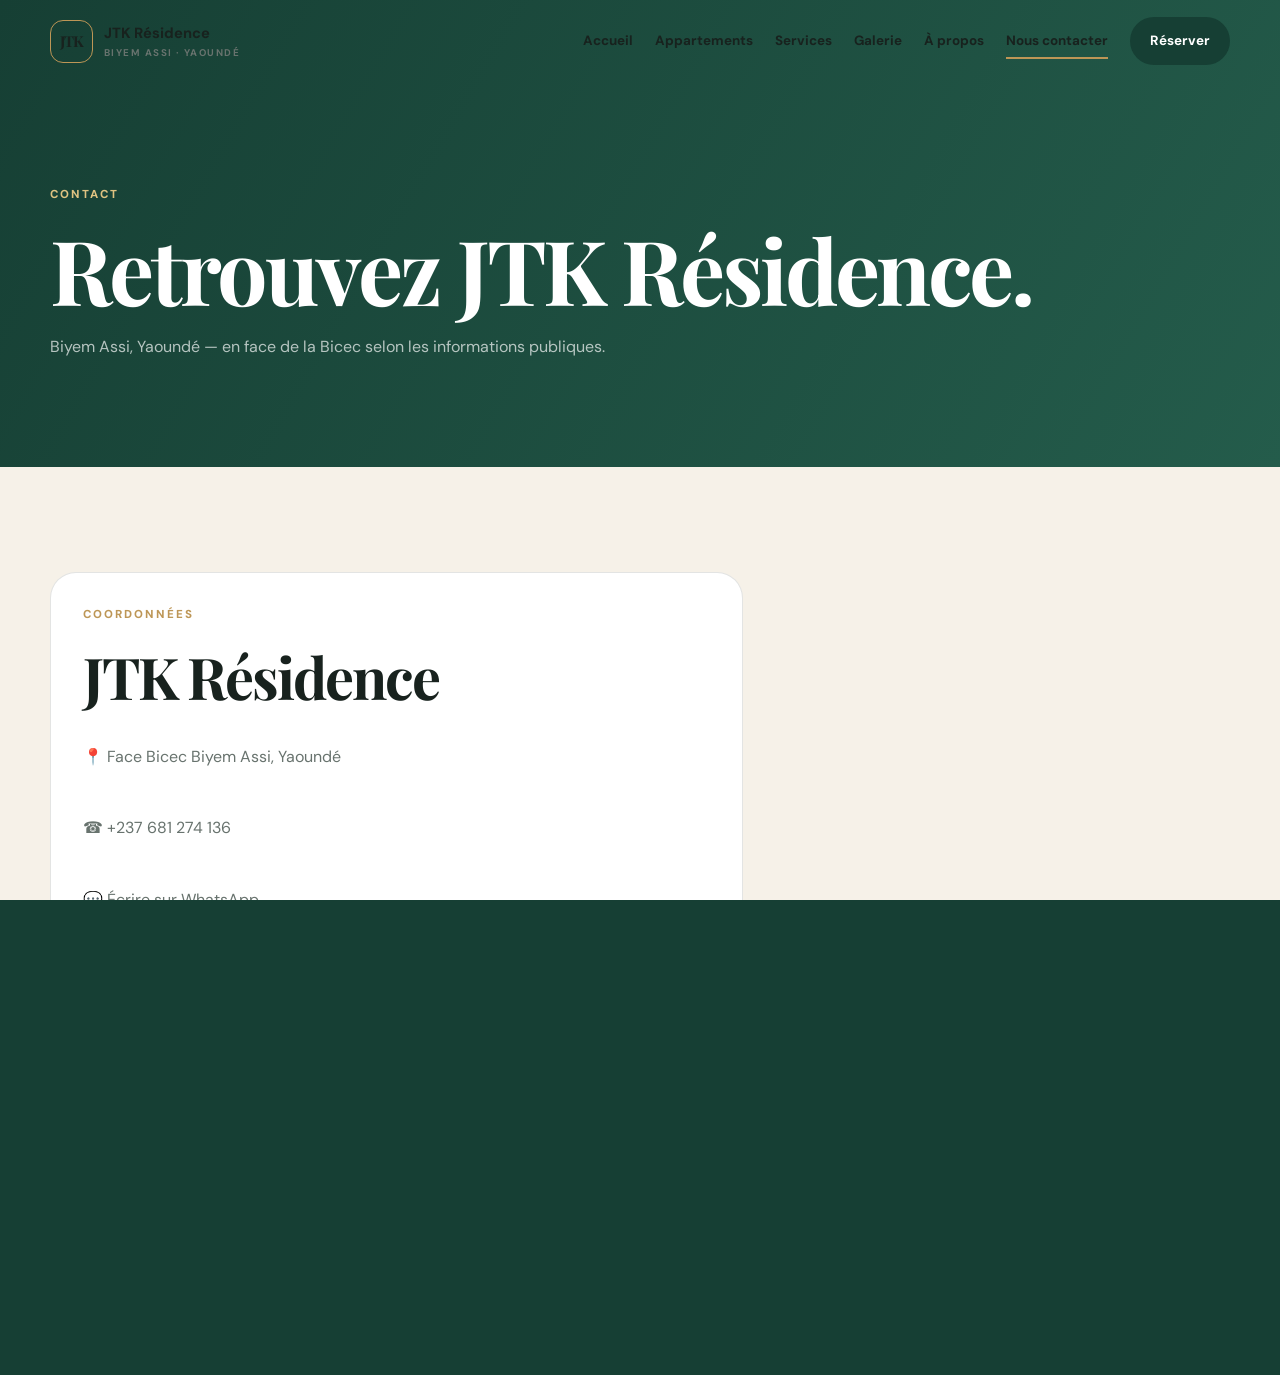
<file: contact.html>
<!doctype html><html lang="fr"><head><meta charset="utf-8"><meta name="viewport" content="width=device-width,initial-scale=1"><title>Contact | JTK Résidence</title><link rel="stylesheet" href="assets/css/style.css"></head><body><div class="preloader"><div class="loader-logo">JTK</div><p>JTK RÉSIDENCE</p><i></i></div><div class="page-wipe"></div><header class="header"><div class="wrap nav"><a class="brand" href="index.html"><span>JTK</span><b>JTK Résidence<small>Biyem Assi · Yaoundé</small></b></a><button class="menu" type="button" aria-label="Ouvrir le menu" aria-expanded="false" aria-controls="main-menu"><span></span><span></span><span></span></button><nav id="main-menu" aria-label="Navigation principale"><a href="index.html">Accueil</a><a href="appartements.html">Appartements</a><a href="services.html">Services</a><a href="galerie.html">Galerie</a><a href="a-propos.html">À propos</a><a href="contact.html">Nous contacter</a><a class="pill nav-cta" href="reservation.html">Réserver</a></nav></div></header><main><section class="pagehero"><div class="wrap reveal"><em>CONTACT</em><h1>Retrouvez JTK Résidence.</h1><p>Biyem Assi, Yaoundé — en face de la Bicec selon les informations publiques.</p></div></section><section class="section"><div class="wrap contact-grid"><div class="side-card reveal"><em class="gold">COORDONNÉES</em><h2>JTK Résidence</h2><p>📍 Face Bicec Biyem Assi, Yaoundé</p><p>☎ <a href="tel:+237681274136">+237 681 274 136</a></p><p>💬 <a href="https://wa.me/237681274136">Écrire sur WhatsApp</a></p><a class="pill" href="reservation.html">Faire une demande</a></div><iframe class="map reveal" title="JTK Résidence sur Google Maps" src="https://www.google.com/maps?q=3.844977,11.492327&z=17&output=embed" loading="lazy"></iframe></div></section></main><footer><div class="wrap foot"><div><div class="brand"><span>JTK</span><b>JTK Résidence<small>Biyem Assi · Yaoundé</small></b></div></div></div><div class="copy">© <span class="year"></span> JTK Résidence · Site réalisé par <strong>Thaddée Isaac Boyoguéno</strong></div></footer><script src="assets/js/main.js"></script></body></html>
</file>
<file: assets/css/style.css>
@import url('https://fonts.googleapis.com/css2?family=DM+Sans:wght@400;500;600;700&family=Playfair+Display:wght@500;600;700&display=swap');:root{--green:#163f34;--green2:#245c4b;--cream:#f6f1e8;--gold:#bd9656;--ink:#18221e;--muted:#68736e;--line:rgba(24,34,30,.12);--shadow:0 24px 70px rgba(10,30,23,.13)}*{box-sizing:border-box}html{scroll-behavior:smooth}body{margin:0;background:var(--cream);color:var(--ink);font:16px/1.65 "DM Sans",sans-serif}a{text-decoration:none;color:inherit}img{max-width:100%;display:block}.wrap{width:min(1180px,calc(100% - 36px));margin:auto}h1,h2,h3{font-family:"Playfair Display",serif;line-height:1.08;letter-spacing:-.035em}h1{font-size:clamp(3rem,7vw,6.4rem);margin:15px 0}h2{font-size:clamp(2.3rem,4.5vw,4rem)}h3{font-size:1.5rem}p{color:var(--muted)}em{font-style:normal;color:#dfc382;letter-spacing:.17em;font-size:.72rem;font-weight:800}.header{position:fixed;z-index:1000;top:0;left:0;right:0;padding:17px 0;transition:.35s}.header.scrolled{background:#f6f1e8ef;backdrop-filter:blur(16px);box-shadow:0 8px 30px #0000000d}.nav{display:flex;align-items:center;justify-content:space-between}.brand{display:flex;align-items:center;gap:11px}.brand>span,.loader-logo{width:43px;height:43px;border:1px solid var(--gold);border-radius:13px;display:grid;place-items:center;font:700 15px "Playfair Display",serif;letter-spacing:-.08em}.brand b{font-size:.92rem}.brand small{display:block;font-size:.61rem;letter-spacing:.15em;color:var(--muted);text-transform:uppercase}.nav nav{display:flex;align-items:center;gap:22px}.nav nav a{font-size:.84rem;font-weight:700;position:relative}.nav nav a:not(.pill)::after{content:"";position:absolute;left:0;right:0;bottom:-7px;height:2px;background:var(--gold);transform:scaleX(0);transform-origin:center;transition:.25s}.nav nav a:not(.pill):hover::after,.nav nav a[aria-current="page"]::after{transform:scaleX(1)}.pill,.ghost{display:inline-flex;align-items:center;justify-content:center;padding:13px 20px;border-radius:999px;font-weight:800;transition:.3s}.pill{background:var(--green);color:#fff}.pill:hover{transform:translateY(-3px);background:var(--green2);box-shadow:0 14px 30px #163f3430}.ghost{border:1px solid #ffffff55;color:#fff;background:#ffffff0c}.menu{display:none;flex:0 0 44px;width:44px;height:44px;position:relative;z-index:1101;border:0;border-radius:14px;background:transparent;backdrop-filter:none;padding:10px;cursor:pointer}.menu span{display:block!important;width:22px!important;height:3px!important;min-height:3px!important;background:#000!important;border-radius:3px!important;margin:3px auto!important;opacity:1!important;visibility:visible!important;transition:.25s}.menu.active span:nth-child(1){transform:translateY(6px) rotate(45deg)}.menu.active span:nth-child(2){opacity:0!important}.menu.active span:nth-child(3){transform:translateY(-6px) rotate(-45deg)}.hero{min-height:100svh;background:var(--green);color:#fff;position:relative;display:grid;align-items:end;overflow:hidden}.hero-bg{position:absolute;inset:0;background:linear-gradient(90deg,#071e18d9,#071e1855,#071e1820),url("https://a0.muscache.com/im/pictures/hosting/Hosting-U3RheVN1cHBseUxpc3Rpbmc6MTQ2MDY1MzM5MTc4NDMzODM2MA%3D%3D/original/935812b8-adc8-4808-ad6f-bfb70c0d30cc.jpeg?im_w=1440") center/cover;animation:zoom 10s ease-out}.hero-content{position:relative;padding:165px 0 75px;max-width:900px}.hero p{max-width:650px;color:#ffffffbd;font-size:1.08rem}.actions{display:flex;gap:12px;flex-wrap:wrap;margin-top:30px}.stats{display:flex;gap:35px;flex-wrap:wrap;border-top:1px solid #ffffff2e;margin-top:55px;padding-top:23px}.stats strong{display:block;color:#fff}.stats small{color:#ffffff91}.scroll{position:absolute;right:30px;bottom:30px;writing-mode:vertical-rl;font-size:.65rem;letter-spacing:.2em;color:#ffffff99}.section{padding:105px 0}.grid2{display:grid;grid-template-columns:1fr 1fr;gap:75px;align-items:center}.image-card{border-radius:28px;overflow:hidden;box-shadow:var(--shadow)}.image-card img{height:600px;width:100%;object-fit:cover}.gold{color:var(--gold)}.mini-grid{display:grid;grid-template-columns:1fr 1fr;gap:12px;margin:28px 0}.mini-grid article{background:#fff;border:1px solid var(--line);border-radius:18px;padding:19px}.mini-grid b{color:var(--gold)}.mini-grid h3{margin:8px 0}.mini-grid p{font-size:.88rem;margin:0}.dark{background:var(--green);color:#fff}.dark p{color:#ffffff9e}.heading{margin-bottom:38px;position:relative}.heading .ghost{position:absolute;right:0;bottom:0}.cards{display:grid;grid-template-columns:repeat(3,1fr);gap:18px}.card{background:#fff;border-radius:24px;overflow:hidden;box-shadow:0 0 0 1px var(--line);transition:.4s}.dark .card{background:#ffffff0b;box-shadow:0 0 0 1px #ffffff1a}.card:hover{transform:translateY(-7px);box-shadow:var(--shadow)}.card-img{height:280px;display:grid;place-items:center;color:#fff;font:700 4rem "Playfair Display",serif;overflow:hidden}.photo{background:url("https://a0.muscache.com/im/pictures/hosting/Hosting-U3RheVN1cHBseUxpc3Rpbmc6MTQ2MDY1MzM5MTc4NDMzODM2MA%3D%3D/original/935812b8-adc8-4808-ad6f-bfb70c0d30cc.jpeg?im_w=720") center/cover}.art{background:url("https://q-xx.bstatic.com/xdata/images/hotel/max300/613158095.jpg?k=64481476c9359399f3507db5d82df6b065706e4c1b22ac629ec8b9998d83d2c6&o=") center/cover}.art2{background:url("https://a0.muscache.com/im/pictures/miso/Hosting-1460653391784338360/original/7025c20b-6c56-4e82-afe2-aa348201d89a.jpeg?im_w=720") center/cover}.art3{background:url("https://q-xx.bstatic.com/xdata/images/hotel/max300/613158139.jpg?k=9645d9c2ebbf2052eb5123957e622790c2cb62b73bff16626c76acb71eb68da8&o=") center/cover}.art4{background:url("https://q-xx.bstatic.com/xdata/images/hotel/max300/613158145.jpg?k=b93ecaf252e5aac85de8d52b322e01d6deacbe288ff9e232c4cf8a9c4f36baee&o=") center/cover}.real-photo img{width:100%;height:100%;object-fit:cover}.card>div:last-child{padding:23px}.card span{font-size:.7rem;text-transform:uppercase;letter-spacing:.13em;color:var(--gold);font-weight:800}.card a:not(.pill){font-weight:800;color:var(--green)}.cta{background:linear-gradient(120deg,var(--green),var(--green2));border-radius:30px;padding:60px;color:#fff;display:flex;justify-content:space-between;align-items:center;gap:25px}.cta p{color:#ffffffa6}.pagehero{padding:180px 0 90px;background:linear-gradient(120deg,var(--green),var(--green2));color:#fff}.pagehero p{max-width:700px;color:#ffffffad}.light{grid-template-columns:repeat(2,1fr)}.service-grid{display:grid;grid-template-columns:repeat(4,1fr);gap:15px}.service{background:#fff;padding:27px;border-radius:22px;border:1px solid var(--line);transition:.35s}.service:hover{transform:translateY(-6px);box-shadow:var(--shadow)}.service>b{width:45px;height:45px;border-radius:14px;background:var(--cream);color:var(--green);display:grid;place-items:center}.service h2{font-size:1.45rem;margin:18px 0 7px}.service p{margin:0}.gallery{display:grid;grid-template-columns:1.35fr .8fr .8fr;grid-auto-rows:280px;gap:14px}.gallery figure{position:relative;margin:0;border-radius:24px;overflow:hidden;background:#102d25;box-shadow:0 14px 45px rgba(10,30,23,.12);cursor:zoom-in}.gallery .wide{grid-column:span 2;grid-row:span 2}.gallery figure img{width:100%;height:100%;object-fit:cover;transition:transform .6s ease}.gallery figure:hover img{transform:scale(1.04)}.gallery figcaption{position:absolute;left:0;right:0;bottom:0;padding:34px 20px 18px;color:#fff;font-size:.78rem;font-weight:800;background:linear-gradient(transparent,rgba(7,30,24,.82));letter-spacing:.04em}.gallery .gallery-tag{position:absolute;top:15px;left:15px;z-index:2;padding:7px 10px;border-radius:999px;background:#ffffffdd;color:var(--green);font-size:.62rem;font-weight:900;letter-spacing:.1em;text-transform:uppercase}.quote{background:#fff;border-radius:28px;padding:45px;box-shadow:var(--shadow)}.quote span{font:700 6rem "Playfair Display",serif;color:var(--gold);line-height:.5}.form-wrap,.contact-grid{display:grid;grid-template-columns:1.2fr .8fr;gap:25px}.form-card,.side-card{background:#fff;border:1px solid var(--line);border-radius:26px;padding:32px}.form{display:grid;gap:16px}.form label{font-size:.8rem;font-weight:800;display:grid;gap:7px}.form input,.form select,.form textarea{border:1px solid var(--line);border-radius:13px;padding:13px;background:#fff;outline:none}.form textarea{min-height:140px;resize:vertical}.booking-form{display:grid;gap:20px}.booking-form label{font-size:.8rem;font-weight:800;display:grid;gap:8px;color:var(--ink)}.booking-form input,.booking-form select,.booking-form textarea{width:100%;min-height:54px;border:1px solid var(--line);border-radius:16px;padding:15px 17px;background:#fff;color:var(--ink);font:inherit;outline:none;transition:.25s ease;box-shadow:0 4px 18px rgba(10,30,23,.04)}.booking-form input::placeholder,.booking-form textarea::placeholder{color:#9aa39f}.booking-form input:focus,.booking-form select:focus,.booking-form textarea:focus{border-color:var(--gold);box-shadow:0 0 0 4px rgba(189,150,86,.12)}.booking-form input[type="date"]{cursor:pointer;color-scheme:light}.booking-form select{cursor:pointer}.booking-form textarea{min-height:135px;resize:vertical}.booking-form .row{display:grid;grid-template-columns:1fr 1fr;gap:16px}.booking-submit{width:100%;margin-top:2px;border:0;cursor:pointer}.booking-form>small{color:var(--muted);font-size:.75rem;text-align:center}.row{display:grid;grid-template-columns:1fr 1fr;gap:15px}.side-card{display:flex;flex-direction:column;align-items:flex-start;gap:13px}.side-card h2{margin:8px 0}.map{width:100%;height:500px;border:0;border-radius:26px}.lightbox{display:none;position:fixed;z-index:2000;inset:0;background:#071e18ee;place-items:center;padding:20px}.lightbox.open{display:grid}.lightbox img{max-height:90vh;max-width:92vw;border-radius:20px}.lightbox button{position:absolute;right:22px;top:20px;border:0;background:#ffffff1a;color:#fff;border-radius:50%;width:45px;height:45px;font-size:1.4rem}.preloader{position:fixed;z-index:3000;inset:0;background:var(--green);color:#fff;display:grid;place-content:center;text-align:center;transition:.55s}.preloader.hide{opacity:0;visibility:hidden}.preloader i{display:block;width:160px;height:2px;background:linear-gradient(90deg,transparent,var(--gold),transparent);margin:16px auto;animation:load 1s infinite}.page-wipe{position:fixed;z-index:2500;inset:0;background:var(--green);transform:translateY(100%);pointer-events:none}.page-wipe.go{animation:wipe .65s ease forwards}.reveal{opacity:0;transform:translateY(25px);transition:.8s}.reveal.show{opacity:1;transform:none}footer{background:#0b211a;color:#fff;padding:55px 0 25px}footer p,footer a{color:#ffffff9c;display:block;margin:7px 0}.foot{display:flex;justify-content:space-between;gap:30px;padding-bottom:35px;border-bottom:1px solid #ffffff17}.copy{width:min(1180px,calc(100% - 36px));margin:20px auto 0;color:#ffffff66;font-size:.75rem}@keyframes zoom{to{transform:scale(1.05)}}@keyframes load{50%{opacity:.4}}@keyframes wipe{0%{transform:translateY(100%)}45%{transform:translateY(0)}100%{transform:translateY(-100%)}}@media(max-width:1024px){.menu{display:grid;place-items:center}.nav>nav{position:fixed;left:14px;right:14px;top:78px;background:#f6f1e8;padding:24px;border:1px solid var(--line);border-radius:24px;display:grid;gap:6px;box-shadow:var(--shadow);transform:translateY(-12px) scale(.98);opacity:0;pointer-events:none;visibility:hidden;transition:.28s ease}.nav>nav.open{transform:none;opacity:1;pointer-events:auto;visibility:visible}.nav>nav a{padding:13px 10px;border-radius:12px;font-size:.95rem}.nav>nav a:not(.pill)::after{display:none}.nav>nav a:hover,.nav>nav a[aria-current="page"]{background:#ffffff}.nav>nav .nav-cta{margin-top:8px;padding:14px}.grid2,.contact-grid,.form-wrap{grid-template-columns:1fr}.cards{grid-template-columns:1fr 1fr}.service-grid{grid-template-columns:1fr 1fr}.heading .ghost{position:static;margin-top:15px}.gallery{grid-template-columns:1fr 1fr}}@media(max-width:600px){.wrap{width:calc(100% - 28px)}.section{padding:75px 0}.hero-content{padding:145px 0 60px}.cards,.light,.service-grid,.row,.booking-form .row{grid-template-columns:1fr}.image-card img{height:430px}.gallery{grid-template-columns:1fr;grid-auto-rows:245px}.gallery .wide{grid-column:span 1;grid-row:span 1}.cta{padding:38px 25px;display:block}.cta .pill{margin-top:15px}.foot{display:grid}.pagehero{padding:145px 0 70px}}@media(prefers-reduced-motion:reduce){*{animation:none!important;transition:none!important;scroll-behavior:auto!important}.reveal{opacity:1;transform:none}}
</file>
